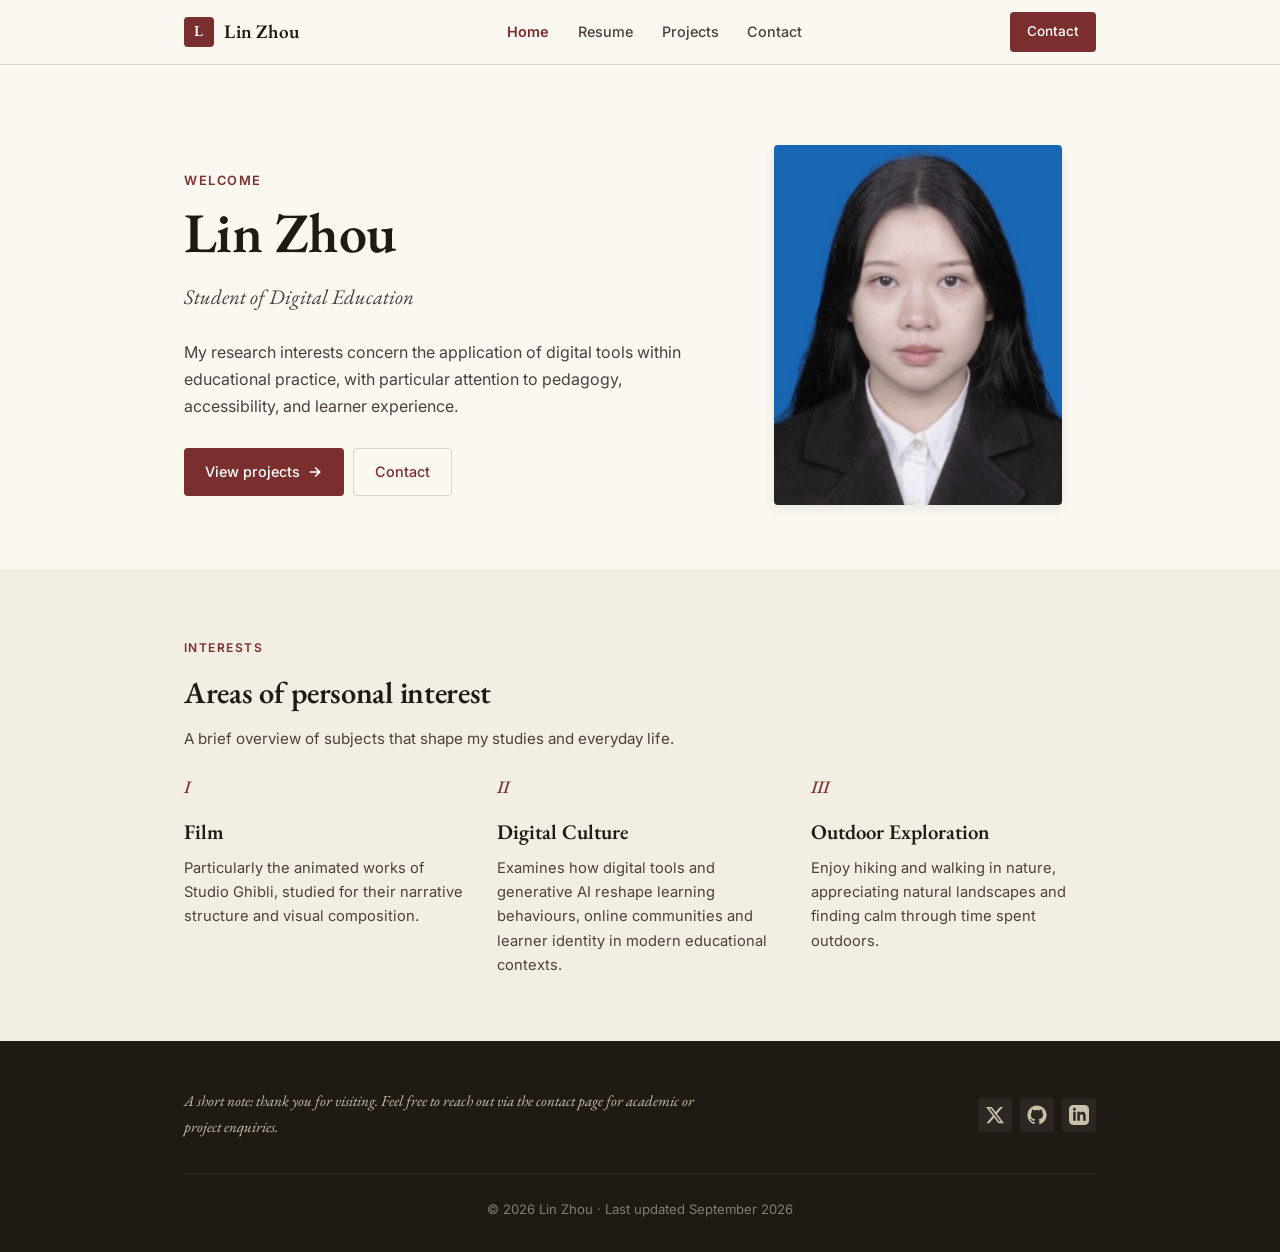
<file: index.html>
<!DOCTYPE html>
<html lang="en">
<head>
  <meta charset="UTF-8" />
  <meta name="viewport" content="width=device-width, initial-scale=1.0" />
  <title>Lin Zhou — Personal Website</title>
  <meta name="description" content="Hi, I'm Lin Zhou — a new student in Digital Education. Welcome to my little corner of the internet." />
  <link rel="stylesheet" href="styles.css" />
  <link rel="preconnect" href="https://fonts.googleapis.com">
  <link rel="preconnect" href="https://fonts.gstatic.com" crossorigin>
  <link href="https://fonts.googleapis.com/css2?family=EB+Garamond:wght@400;500;600;700&family=Inter:wght@400;500;600;700&display=swap" rel="stylesheet">
</head>
<body>

  <!-- Navbar -->
  <header class="nav">
    <div class="container nav-inner">
      <a href="index.html" class="nav-brand"><span class="dot">L</span> Lin Zhou</a>
      <nav class="nav-links">
        <a href="index.html" class="active">Home</a>
        <a href="resume.html">Resume</a>
        <a href="projects.html">Projects</a>
        <a href="contact.html">Contact</a>
      </nav>
      <a href="contact.html" class="nav-cta">Contact</a>
      <button id="menuBtn" class="menu-btn" aria-label="Toggle menu">
        <svg width="26" height="26" viewBox="0 0 24 24" fill="none" stroke="currentColor" stroke-width="2" stroke-linecap="round"><path d="M4 6h16M4 12h16M4 18h16"/></svg>
      </button>
    </div>
    <div id="mobileMenu" class="mobile-menu">
      <a href="index.html">Home</a>
      <a href="resume.html">Resume</a>
      <a href="projects.html">Projects</a>
      <a href="contact.html">Contact</a>
    </div>
  </header>

  <!-- Hero -->
  <section class="hero">
    <div class="container hero-grid">
      <div class="hero-text reveal">
        <p class="greeting">Welcome</p>
        <h1>Lin Zhou</h1>
        <p class="title">Student of Digital Education</p>
        <p>
          My research interests concern the application of digital tools within educational practice, with particular attention to pedagogy, accessibility, and learner experience.
        </p>
        <div class="hero-actions">
          <a href="projects.html" class="btn btn-primary">View projects
            <svg width="16" height="16" viewBox="0 0 24 24" fill="none" stroke="currentColor" stroke-width="2.5" stroke-linecap="round"><path d="M5 12h14M13 6l6 6-6 6"/></svg>
          </a>
          <a href="contact.html" class="btn btn-outline">Contact</a>
        </div>
      </div>
      <div class="hero-photo reveal">
        <span class="blob"></span>
        <img src="lin-zhou.jpg" alt="Portrait of Lin Zhou" />
      </div>
    </div>
  </section>

  <!-- Three things I like -->
  <section class="section" style="background: var(--cream-dark);">
    <div class="container">
      <div class="section-head section-head--tight reveal">
        <span class="eyebrow">Interests</span>
        <h2>Areas of personal interest</h2>
        <p>A brief overview of subjects that shape my studies and everyday life.</p>
      </div>
      <div class="likes-grid">
        <div class="like-card reveal">
          <div class="like-icon">I</div>
          <h3>Film</h3>
          <p>Particularly the animated works of Studio Ghibli, studied for their narrative structure and visual composition.</p>
        </div>
        <div class="like-card reveal" style="transition-delay:.1s">
          <div class="like-icon">II</div>
          <h3>Digital Culture</h3>
          <p>Examines how digital tools and generative AI reshape learning behaviours, online communities and learner identity in modern educational contexts.</p>
        </div>
        <div class="like-card reveal" style="transition-delay:.2s">
          <div class="like-icon">III</div>
          <h3>Outdoor Exploration</h3>
          <p>Enjoy hiking and walking in nature, appreciating natural landscapes and finding calm through time spent outdoors.</p>
        </div>
      </div>
    </div>
  </section>

  <!-- Footer -->
  <footer class="footer">
    <div class="container">
      <div class="footer-inner">
        <div class="footer-fun">A short note: thank you for visiting. Feel free to reach out via the contact page for academic or project enquiries.</div>
        <div class="footer-social">
          <a href="#" aria-label="Twitter"><svg width="20" height="20" fill="currentColor" viewBox="0 0 24 24"><path d="M18.244 2.25h3.308l-7.227 8.26 8.502 11.24H16.17l-5.214-6.817L4.99 21.75H1.68l7.73-8.835L1.254 2.25H8.08l4.713 6.231zm-1.161 17.52h1.833L7.084 4.126H5.117z"/></svg></a>
          <a href="#" aria-label="GitHub"><svg width="20" height="20" fill="currentColor" viewBox="0 0 24 24"><path d="M12 .5C5.65.5.5 5.65.5 12c0 5.08 3.29 9.39 7.86 10.91.58.1.79-.25.79-.56v-2.02c-3.2.7-3.87-1.37-3.87-1.37-.52-1.32-1.27-1.67-1.27-1.67-1.04-.71.08-.7.08-.7 1.15.08 1.76 1.18 1.76 1.18 1.02 1.75 2.68 1.25 3.34.96.1-.74.4-1.25.72-1.54-2.55-.29-5.24-1.28-5.24-5.69 0-1.26.45-2.29 1.18-3.1-.12-.29-.51-1.46.11-3.05 0 0 .96-.31 3.15 1.18.91-.25 1.89-.38 2.86-.39.97 0 1.95.13 2.86.39 2.19-1.49 3.15-1.18 3.15-1.18.62 1.59.23 2.76.11 3.05.74.81 1.18 1.84 1.18 3.1 0 4.42-2.69 5.4-5.25 5.69.41.36.77 1.06.77 2.14v3.17c0 .31.21.67.8.56C20.21 21.39 23.5 17.08 23.5 12 23.5 5.65 18.35.5 12 .5z"/></svg></a>
          <a href="#" aria-label="LinkedIn"><svg width="20" height="20" fill="currentColor" viewBox="0 0 24 24"><path d="M19 0h-14c-2.76 0-5 2.24-5 5v14c0 2.76 2.24 5 5 5h14c2.76 0 5-2.24 5-5v-14c0-2.76-2.24-5-5-5zM8 19h-3v-11h3v11zm-1.5-12.25c-.97 0-1.75-.79-1.75-1.75s.78-1.75 1.75-1.75 1.75.79 1.75 1.75-.78 1.75-1.75 1.75zm13.5 12.25h-3v-5.6c0-3.37-4-3.12-4 0v5.6h-3v-11h3v1.77c1.4-2.59 7-2.78 7 2.48v6.75z"/></svg></a>
        </div>
      </div>
      <div class="footer-bottom">© 2026 Lin Zhou · Last updated September 2026</div>
    </div>
  </footer>

  <script src="script.js" defer></script>
</body>
</html>
</file>
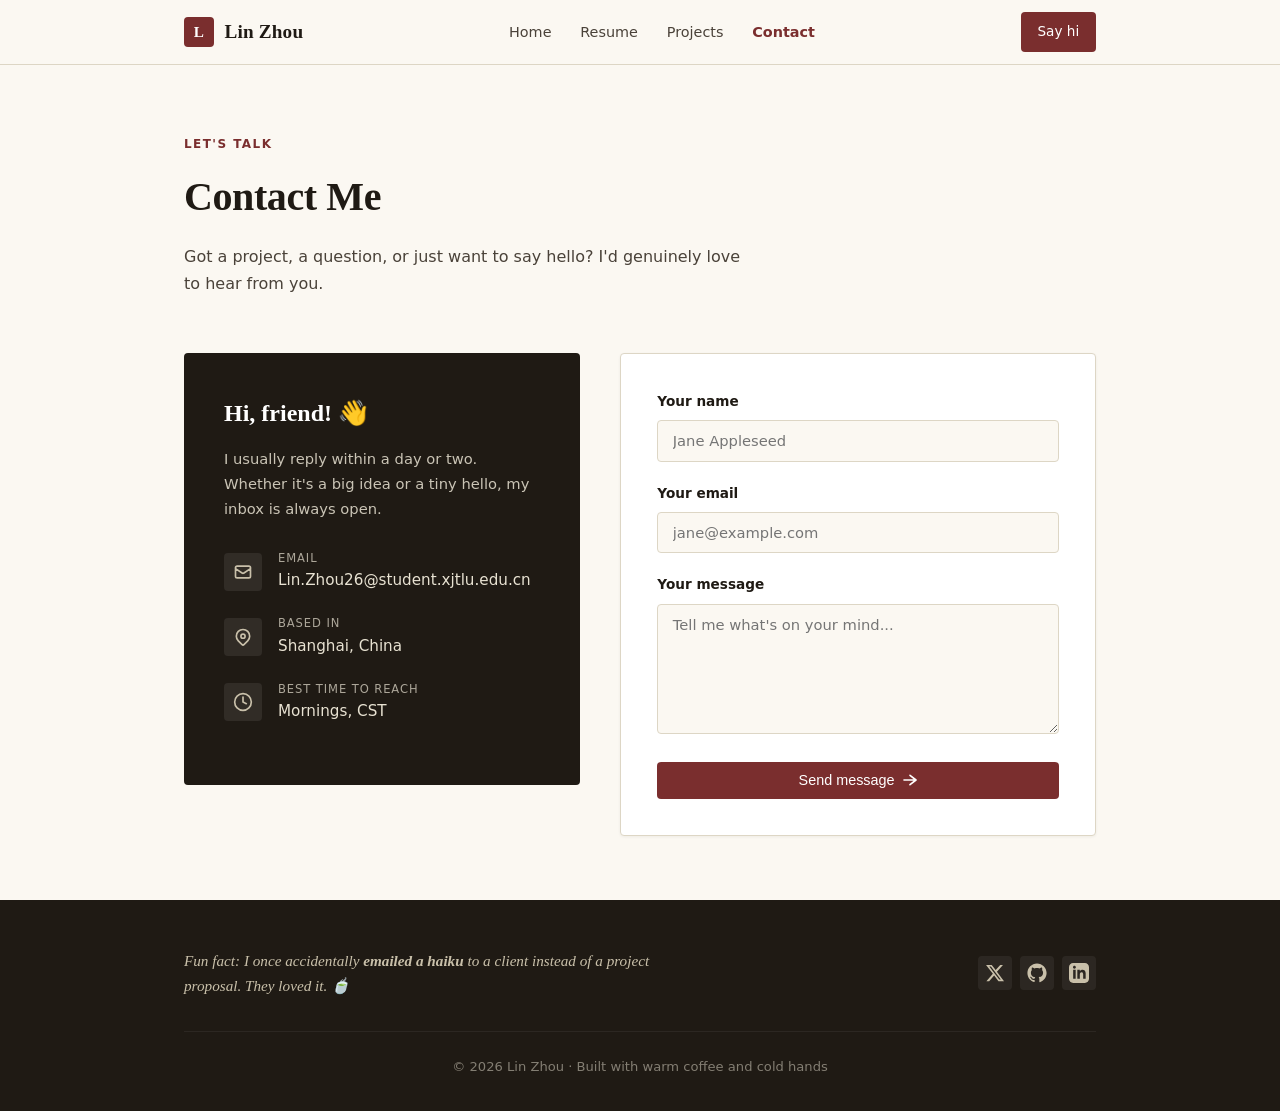
<file: contact.html>
<!DOCTYPE html>
<html lang="en">
<head>
  <meta charset="UTF-8" />
  <meta name="viewport" content="width=device-width, initial-scale=1.0" />
  <title>Contact — Lin Zhou</title>
  <meta name="description" content="Get in touch with Lin Zhou." />
  <link rel="stylesheet" href="styles.css" />
  <link rel="preconnect" href="https://fonts.googleapis.com">
  <link rel="preconnect" href="https://fonts.gstatic.com" crossorigin>
  <link href="https://fonts.googleapis.com/css2?family=Plus+Jakarta+Sans:wght@400;500;600;700;800&display=swap" rel="stylesheet">
</head>
<body>

  <!-- Navbar -->
  <header class="nav">
    <div class="container nav-inner">
      <a href="index.html" class="nav-brand"><span class="dot">L</span> Lin Zhou</a>
      <nav class="nav-links">
        <a href="index.html">Home</a>
        <a href="resume.html">Resume</a>
        <a href="projects.html">Projects</a>
        <a href="contact.html" class="active">Contact</a>
      </nav>
      <a href="contact.html" class="nav-cta">Say hi</a>
      <button id="menuBtn" class="menu-btn" aria-label="Toggle menu">
        <svg width="26" height="26" viewBox="0 0 24 24" fill="none" stroke="currentColor" stroke-width="2" stroke-linecap="round"><path d="M4 6h16M4 12h16M4 18h16"/></svg>
      </button>
    </div>
    <div id="mobileMenu" class="mobile-menu">
      <a href="index.html">Home</a>
      <a href="resume.html">Resume</a>
      <a href="projects.html">Projects</a>
      <a href="contact.html">Contact</a>
    </div>
  </header>

  <!-- Page head -->
  <section class="page-head">
    <div class="container">
      <span class="eyebrow">Let's talk</span>
      <h1>Contact Me</h1>
      <p>Got a project, a question, or just want to say hello? I'd genuinely love to hear from you.</p>
    </div>
  </section>

  <!-- Contact -->
  <section class="section" style="padding-top:1rem;">
    <div class="container">
      <div class="contact-grid">
        <!-- Info card -->
        <div class="contact-info-card reveal">
          <h2>Hi, friend! 👋</h2>
          <p>I usually reply within a day or two. Whether it's a big idea or a tiny hello, my inbox is always open.</p>
          <div class="contact-item">
            <div class="ic">
              <svg width="20" height="20" fill="none" stroke="currentColor" stroke-width="2" viewBox="0 0 24 24"><path stroke-linecap="round" stroke-linejoin="round" d="M3 8l7.89 5.26a2 2 0 002.22 0L21 8M5 19h14a2 2 0 002-2V7a2 2 0 00-2-2H5a2 2 0 00-2 2v10a2 2 0 002 2z"/></svg>
            </div>
            <div><div class="lbl">Email</div><div class="val">Lin.Zhou26@student.xjtlu.edu.cn</div></div>
          </div>
          <div class="contact-item">
            <div class="ic">
              <svg width="20" height="20" fill="none" stroke="currentColor" stroke-width="2" viewBox="0 0 24 24"><path stroke-linecap="round" stroke-linejoin="round" d="M17.657 16.657L13.414 20.9a2 2 0 01-2.827 0l-4.244-4.243a8 8 0 1111.314 0z"/><circle cx="12" cy="11" r="2.5"/></svg>
            </div>
            <div><div class="lbl">Based in</div><div class="val">Shanghai, China</div></div>
          </div>
          <div class="contact-item">
            <div class="ic">
              <svg width="20" height="20" fill="none" stroke="currentColor" stroke-width="2" viewBox="0 0 24 24"><circle cx="12" cy="12" r="10"/><path stroke-linecap="round" stroke-linejoin="round" d="M12 6v6l4 2"/></svg>
            </div>
            <div><div class="lbl">Best time to reach</div><div class="val">Mornings, CST</div></div>
          </div>
        </div>

        <!-- Form -->
        <div class="form-card reveal" style="transition-delay:.1s">
          <form id="contactForm">
            <div class="form-group">
              <label for="name">Your name</label>
              <input id="name" name="name" type="text" placeholder="Jane Appleseed" required />
            </div>
            <div class="form-group">
              <label for="email">Your email</label>
              <input id="email" name="email" type="email" placeholder="jane@example.com" required />
            </div>
            <div class="form-group">
              <label for="message">Your message</label>
              <textarea id="message" name="message" placeholder="Tell me what's on your mind..." required></textarea>
            </div>
            <button type="submit" class="btn btn-primary" style="width:100%; justify-content:center;">
              Send message
              <svg width="16" height="16" fill="none" stroke="currentColor" stroke-width="2.5" viewBox="0 0 24 24"><path stroke-linecap="round" stroke-linejoin="round" d="M12 19l9-7-9-7M21 12H3"/></svg>
            </button>
            <div id="formMsg" class="form-msg">Thanks for reaching out! I'll get back to you soon. 🌿</div>
          </form>
        </div>
      </div>
    </div>
  </section>

  <!-- Footer -->
  <footer class="footer">
    <div class="container">
      <div class="footer-inner">
        <div class="footer-fun">Fun fact: I once accidentally <strong> emailed a haiku </strong> to a client instead of a project proposal. They loved it. 🍵</div>
        <div class="footer-social">
          <a href="#" aria-label="Twitter"><svg width="20" height="20" fill="currentColor" viewBox="0 0 24 24"><path d="M18.244 2.25h3.308l-7.227 8.26 8.502 11.24H16.17l-5.214-6.817L4.99 21.75H1.68l7.73-8.835L1.254 2.25H8.08l4.713 6.231zm-1.161 17.52h1.833L7.084 4.126H5.117z"/></svg></a>
          <a href="#" aria-label="GitHub"><svg width="20" height="20" fill="currentColor" viewBox="0 0 24 24"><path d="M12 .5C5.65.5.5 5.65.5 12c0 5.08 3.29 9.39 7.86 10.91.58.1.79-.25.79-.56v-2.02c-3.2.7-3.87-1.37-3.87-1.37-.52-1.32-1.27-1.67-1.27-1.67-1.04-.71.08-.7.08-.7 1.15.08 1.76 1.18 1.76 1.18 1.02 1.75 2.68 1.25 3.34.96.1-.74.4-1.25.72-1.54-2.55-.29-5.24-1.28-5.24-5.69 0-1.26.45-2.29 1.18-3.1-.12-.29-.51-1.46.11-3.05 0 0 .96-.31 3.15 1.18.91-.25 1.89-.38 2.86-.39.97 0 1.95.13 2.86.39 2.19-1.49 3.15-1.18 3.15-1.18.62 1.59.23 2.76.11 3.05.74.81 1.18 1.84 1.18 3.1 0 4.42-2.69 5.4-5.25 5.69.41.36.77 1.06.77 2.14v3.17c0 .31.21.67.8.56C20.21 21.39 23.5 17.08 23.5 12 23.5 5.65 18.35.5 12 .5z"/></svg></a>
          <a href="#" aria-label="LinkedIn"><svg width="20" height="20" fill="currentColor" viewBox="0 0 24 24"><path d="M19 0h-14c-2.76 0-5 2.24-5 5v14c0 2.76 2.24 5 5 5h14c2.76 0 5-2.24 5-5v-14c0-2.76-2.24-5-5-5zM8 19h-3v-11h3v11zm-1.5-12.25c-.97 0-1.75-.79-1.75-1.75s.78-1.75 1.75-1.75 1.75.79 1.75 1.75-.78 1.75-1.75 1.75zm13.5 12.25h-3v-5.6c0-3.37-4-3.12-4 0v5.6h-3v-11h3v1.77c1.4-2.59 7-2.78 7 2.48v6.75z"/></svg></a>
        </div>
      </div>
      <div class="footer-bottom">© 2026 Lin Zhou · Built with warm coffee and cold hands</div>
    </div>
  </footer>

  <script src="script.js" defer></script>
</body>
</html>
</file>
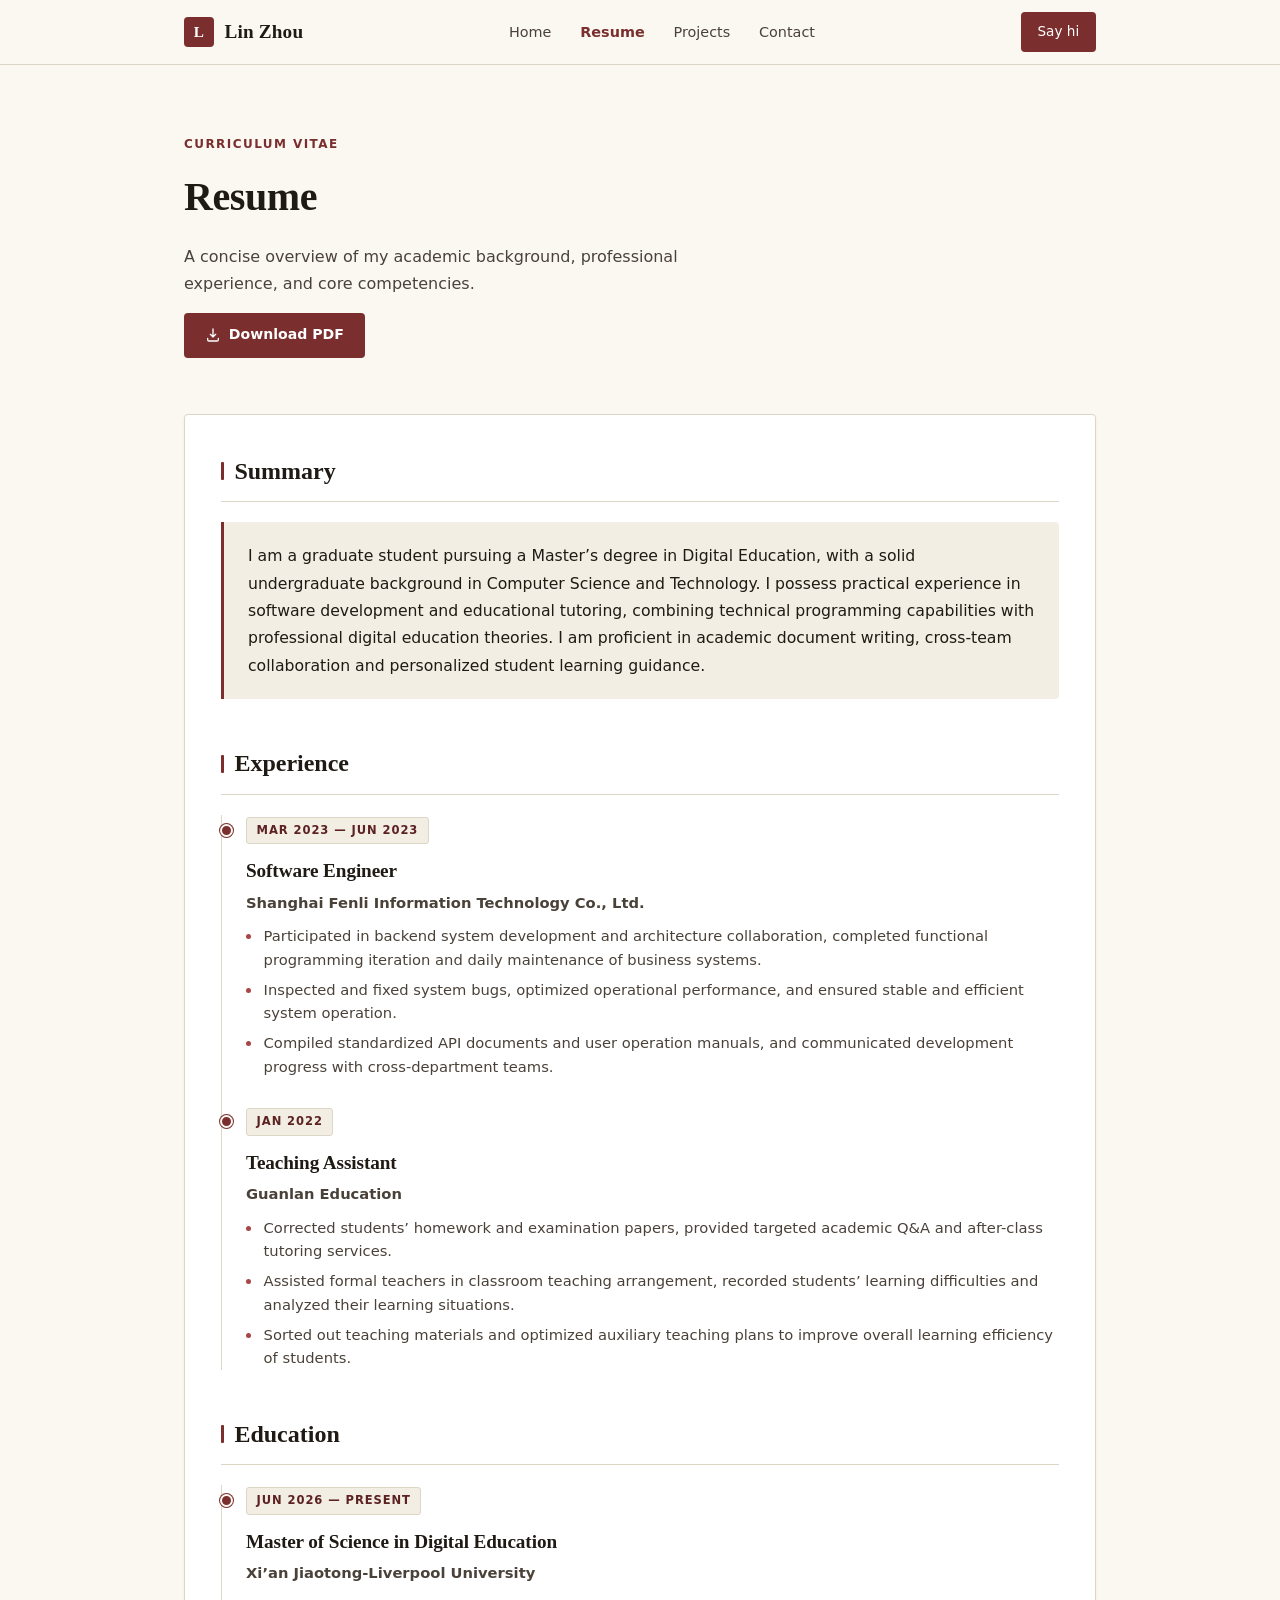
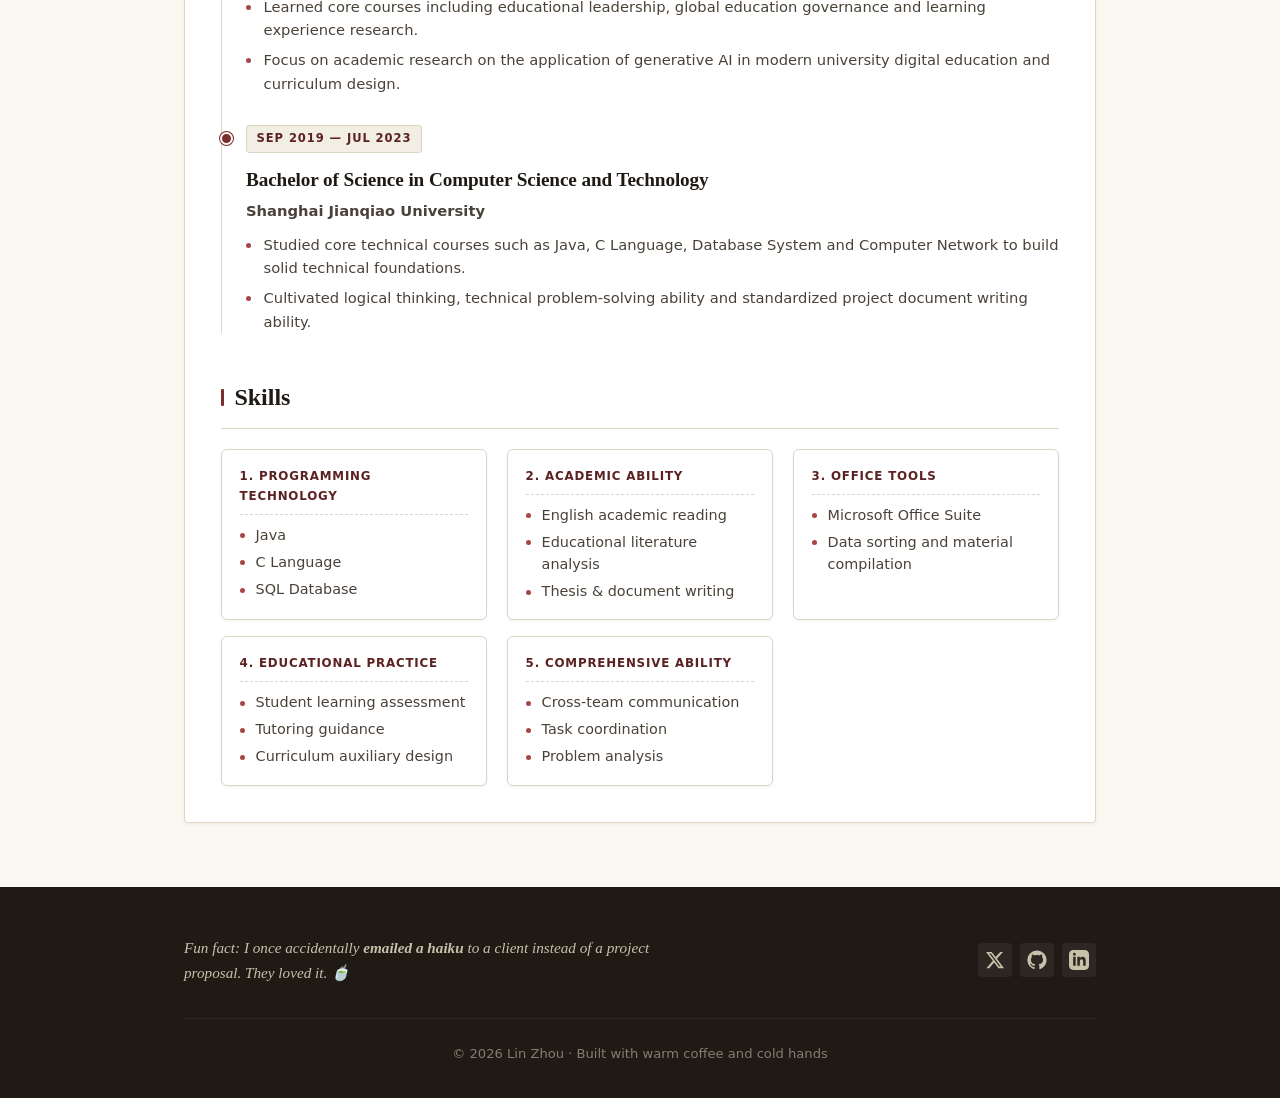
<file: resume.html>
<!DOCTYPE html>
<html lang="en">
<head>
  <meta charset="UTF-8" />
  <meta name="viewport" content="width=device-width, initial-scale=1.0" />
  <title>Resume — Lin Zhou</title>
  <meta name="description" content="The resume of Lin Zhou — graduate student in Digital Education with a background in Computer Science." />
  <link rel="stylesheet" href="styles.css" />
  <link rel="preconnect" href="https://fonts.googleapis.com">
  <link rel="preconnect" href="https://fonts.gstatic.com" crossorigin>
  <link href="https://fonts.googleapis.com/css2?family=Plus+Jakarta+Sans:wght@400;500;600;700;800&display=swap" rel="stylesheet">
</head>
<body>

  <!-- Navbar -->
  <header class="nav">
    <div class="container nav-inner">
      <a href="index.html" class="nav-brand"><span class="dot">L</span> Lin Zhou</a>
      <nav class="nav-links">
        <a href="index.html">Home</a>
        <a href="resume.html" class="active">Resume</a>
        <a href="projects.html">Projects</a>
        <a href="contact.html">Contact</a>
      </nav>
      <a href="contact.html" class="nav-cta">Say hi</a>
      <button id="menuBtn" class="menu-btn" aria-label="Toggle menu">
        <svg width="26" height="26" viewBox="0 0 24 24" fill="none" stroke="currentColor" stroke-width="2" stroke-linecap="round"><path d="M4 6h16M4 12h16M4 18h16"/></svg>
      </button>
    </div>
    <div id="mobileMenu" class="mobile-menu">
      <a href="index.html">Home</a>
      <a href="resume.html">Resume</a>
      <a href="projects.html">Projects</a>
      <a href="contact.html">Contact</a>
    </div>
  </header>

  <!-- Page head -->
  <section class="page-head">
    <div class="container">
      <span class="eyebrow">Curriculum Vitae</span>
      <h1>Resume</h1>
      <p>A concise overview of my academic background, professional experience, and core competencies.</p>
      <a class="resume-dl" href="resume.pdf" download="Lin-Zhou-Resume.pdf">
        <svg viewBox="0 0 24 24" fill="none" stroke="currentColor" stroke-width="2" stroke-linecap="round" stroke-linejoin="round" aria-hidden="true"><path d="M12 3v12m0 0l-4-4m4 4l4-4"/><path d="M4 17v2a2 2 0 0 0 2 2h12a2 2 0 0 0 2-2v-2"/></svg>
        Download PDF
      </a>
    </div>
  </section>

  <!-- Resume body -->
  <section class="section" style="padding-top:1rem;">
    <div class="container">
      <div class="card reveal">

        <!-- 1. Summary -->
        <div class="resume-block">
          <h2><span class="bar"></span>Summary</h2>
          <p class="resume-summary">
            I am a graduate student pursuing a Master’s degree in Digital Education, with a solid undergraduate background in Computer Science and Technology. I possess practical experience in software development and educational tutoring, combining technical programming capabilities with professional digital education theories. I am proficient in academic document writing, cross-team collaboration and personalized student learning guidance.
          </p>
        </div>

        <!-- 2. Experience -->
        <div class="resume-block">
          <h2><span class="bar"></span>Experience</h2>
          <div class="timeline">
            <div class="timeline-item">
              <div class="date">Mar 2023 — Jun 2023</div>
              <h3>Software Engineer</h3>
              <div class="org">Shanghai Fenli Information Technology Co., Ltd.</div>
              <ul class="resume-bullets">
                <li>Participated in backend system development and architecture collaboration, completed functional programming iteration and daily maintenance of business systems.</li>
                <li>Inspected and fixed system bugs, optimized operational performance, and ensured stable and efficient system operation.</li>
                <li>Compiled standardized API documents and user operation manuals, and communicated development progress with cross-department teams.</li>
              </ul>
            </div>
            <div class="timeline-item">
              <div class="date">Jan 2022</div>
              <h3>Teaching Assistant</h3>
              <div class="org">Guanlan Education</div>
              <ul class="resume-bullets">
                <li>Corrected students’ homework and examination papers, provided targeted academic Q&amp;A and after-class tutoring services.</li>
                <li>Assisted formal teachers in classroom teaching arrangement, recorded students’ learning difficulties and analyzed their learning situations.</li>
                <li>Sorted out teaching materials and optimized auxiliary teaching plans to improve overall learning efficiency of students.</li>
              </ul>
            </div>
          </div>
        </div>

        <!-- 3. Education -->
        <div class="resume-block">
          <h2><span class="bar"></span>Education</h2>
          <div class="timeline">
            <div class="timeline-item">
              <div class="date">Jun 2026 — Present</div>
              <h3>Master of Science in Digital Education</h3>
              <div class="org">Xi’an Jiaotong-Liverpool University</div>
              <ul class="resume-bullets">
                <li>Learned core courses including educational leadership, global education governance and learning experience research.</li>
                <li>Focus on academic research on the application of generative AI in modern university digital education and curriculum design.</li>
              </ul>
            </div>
            <div class="timeline-item">
              <div class="date">Sep 2019 — Jul 2023</div>
              <h3>Bachelor of Science in Computer Science and Technology</h3>
              <div class="org">Shanghai Jianqiao University</div>
              <ul class="resume-bullets">
                <li>Studied core technical courses such as Java, C Language, Database System and Computer Network to build solid technical foundations.</li>
                <li>Cultivated logical thinking, technical problem-solving ability and standardized project document writing ability.</li>
              </ul>
            </div>
          </div>
        </div>

        <!-- 4. Skills -->
        <div class="resume-block" style="margin-bottom:0;">
          <h2><span class="bar"></span>Skills</h2>
          <div class="skill-groups">
            <div class="skill-group">
              <h3>1. Programming Technology</h3>
              <ul><li>Java</li><li>C Language</li><li>SQL Database</li></ul>
            </div>
            <div class="skill-group">
              <h3>2. Academic Ability</h3>
              <ul><li>English academic reading</li><li>Educational literature analysis</li><li>Thesis &amp; document writing</li></ul>
            </div>
            <div class="skill-group">
              <h3>3. Office Tools</h3>
              <ul><li>Microsoft Office Suite</li><li>Data sorting and material compilation</li></ul>
            </div>
            <div class="skill-group">
              <h3>4. Educational Practice</h3>
              <ul><li>Student learning assessment</li><li>Tutoring guidance</li><li>Curriculum auxiliary design</li></ul>
            </div>
            <div class="skill-group">
              <h3>5. Comprehensive Ability</h3>
              <ul><li>Cross-team communication</li><li>Task coordination</li><li>Problem analysis</li></ul>
            </div>
          </div>
        </div>

      </div>
    </div>
  </section>

  <!-- Footer -->
  <footer class="footer">
    <div class="container">
      <div class="footer-inner">
        <div class="footer-fun">Fun fact: I once accidentally <strong> emailed a haiku </strong> to a client instead of a project proposal. They loved it. 🍵</div>
        <div class="footer-social">
          <a href="#" aria-label="Twitter"><svg width="20" height="20" fill="currentColor" viewBox="0 0 24 24"><path d="M18.244 2.25h3.308l-7.227 8.26 8.502 11.24H16.17l-5.214-6.817L4.99 21.75H1.68l7.73-8.835L1.254 2.25H8.08l4.713 6.231zm-1.161 17.52h1.833L7.084 4.126H5.117z"/></svg></a>
          <a href="#" aria-label="GitHub"><svg width="20" height="20" fill="currentColor" viewBox="0 0 24 24"><path d="M12 .5C5.65.5.5 5.65.5 12c0 5.08 3.29 9.39 7.86 10.91.58.1.79-.25.79-.56v-2.02c-3.2.7-3.87-1.37-3.87-1.37-.52-1.32-1.27-1.67-1.27-1.67-1.04-.71.08-.7.08-.7 1.15.08 1.76 1.18 1.76 1.18 1.02 1.75 2.68 1.25 3.34.96.1-.74.4-1.25.72-1.54-2.55-.29-5.24-1.28-5.24-5.69 0-1.26.45-2.29 1.18-3.1-.12-.29-.51-1.46.11-3.05 0 0 .96-.31 3.15 1.18.91-.25 1.89-.38 2.86-.39.97 0 1.95.13 2.86.39 2.19-1.49 3.15-1.18 3.15-1.18.62 1.59.23 2.76.11 3.05.74.81 1.18 1.84 1.18 3.1 0 4.42-2.69 5.4-5.25 5.69.41.36.77 1.06.77 2.14v3.17c0 .31.21.67.8.56C20.21 21.39 23.5 17.08 23.5 12 23.5 5.65 18.35.5 12 .5z"/></svg></a>
          <a href="#" aria-label="LinkedIn"><svg width="20" height="20" fill="currentColor" viewBox="0 0 24 24"><path d="M19 0h-14c-2.76 0-5 2.24-5 5v14c0 2.76 2.24 5 5 5h14c2.76 0 5-2.24 5-5v-14c0-2.76-2.24-5-5-5zM8 19h-3v-11h3v11zm-1.5-12.25c-.97 0-1.75-.79-1.75-1.75s.78-1.75 1.75-1.75 1.75.79 1.75 1.75-.78 1.75-1.75 1.75zm13.5 12.25h-3v-5.6c0-3.37-4-3.12-4 0v5.6h-3v-11h3v1.77c1.4-2.59 7-2.78 7 2.48v6.75z"/></svg></a>
        </div>
      </div>
      <div class="footer-bottom">© 2026 Lin Zhou · Built with warm coffee and cold hands</div>
    </div>
  </footer>

  <script src="script.js" defer></script>
</body>
</html>
</file>
<file: styles.css>
/* ===== Personal Website — Shared Styles ===== */
:root {
  --cream: #FBF8F2;
  --cream-dark: #F3EEE3;
  --coral: #7A2E2E;
  --coral-dark: #5C2222;
  --coral-light: #A84545;
  --amber: #8A6A2A;
  --sage: #4A5A3A;
  --text: #1F1A14;
  --text-light: #4A4239;
  --card: #FFFFFF;
  --border: #DDD6C5;
  --shadow: 0 1px 3px rgba(31, 26, 20, 0.06);
  --shadow-lg: 0 4px 12px rgba(31, 26, 20, 0.08);
  --serif: 'EB Garamond', Georgia, 'Times New Roman', serif;
  --sans: 'Inter', system-ui, -apple-system, sans-serif;
}

* { margin: 0; padding: 0; box-sizing: border-box; }

html { scroll-behavior: smooth; }

body {
  font-family: var(--sans);
  color: var(--text);
  background: var(--cream);
  line-height: 1.7;
  -webkit-font-smoothing: antialiased;
}

.container { max-width: 960px; margin: 0 auto; padding: 0 1.5rem; }

/* ===== Navbar ===== */
.nav {
  position: sticky; top: 0; z-index: 50;
  background: rgba(251, 248, 242, 0.95);
  backdrop-filter: blur(10px);
  border-bottom: 1px solid var(--border);
}
.nav-inner {
  display: flex; align-items: center; justify-content: space-between;
  height: 64px;
}
.nav-brand {
  display: flex; align-items: center; gap: 0.65rem;
  font-family: var(--serif); font-weight: 600; font-size: 1.2rem; color: var(--text); text-decoration: none; letter-spacing: 0.01em;
}
.nav-brand .dot {
  width: 30px; height: 30px; border-radius: 4px;
  background: var(--coral);
  display: grid; place-items: center; color: #fff; font-family: var(--serif); font-size: 0.95rem; font-weight: 600;
}
.nav-links { display: flex; align-items: center; gap: 0.1rem; }
.nav-links a {
  text-decoration: none; color: var(--text-light); font-weight: 500; font-size: 0.9rem;
  padding: 0.45rem 0.85rem; border-radius: 4px; transition: color 0.2s;
}
.nav-links a:hover { color: var(--coral); }
.nav-links a.active { color: var(--coral); font-weight: 600; }
.nav-cta {
  background: var(--coral); color: #fff; padding: 0.5rem 1.05rem; border-radius: 4px;
  text-decoration: none; font-weight: 500; font-size: 0.85rem; transition: background 0.2s;
}
.nav-cta:hover { background: var(--coral-dark); }
.menu-btn { display: none; background: none; border: none; cursor: pointer; padding: 0.5rem; border-radius: 4px; }
.menu-btn:hover { color: var(--coral); }
.mobile-menu { display: none; padding: 0.75rem 1.5rem 1.25rem; flex-direction: column; gap: 0.1rem; }
.mobile-menu.open { display: flex; }
.mobile-menu a {
  text-decoration: none; color: var(--text); font-weight: 500; padding: 0.65rem 0.85rem;
  border-radius: 4px;
}
.mobile-menu a:hover { color: var(--coral); }

/* ===== Buttons ===== */
.btn {
  display: inline-flex; align-items: center; gap: 0.45rem;
  padding: 0.65rem 1.3rem; border-radius: 4px; font-weight: 500; font-size: 0.9rem;
  text-decoration: none; border: none; cursor: pointer; transition: background 0.2s, border-color 0.2s;
}
.btn-primary { background: var(--coral); color: #fff; }
.btn-primary:hover { background: var(--coral-dark); }
.btn-outline { background: transparent; color: var(--coral); border: 1px solid var(--border); }
.btn-outline:hover { border-color: var(--coral); }

/* ===== Hero (Homepage) ===== */
.hero { padding: 5rem 0 4rem; }
.hero-grid { display: grid; grid-template-columns: 1.4fr 1fr; gap: 3.5rem; align-items: center; }
.hero-text .greeting { color: var(--coral); font-family: var(--sans); font-weight: 600; font-size: 0.8rem; text-transform: uppercase; letter-spacing: 0.12em; margin-bottom: 0.6rem; }
.hero-text h1 { font-family: var(--serif); font-size: 3.5rem; font-weight: 600; line-height: 1.1; margin: 0 0 0.5rem; letter-spacing: -0.01em; }
.hero-text .title { color: var(--text-light); font-family: var(--serif); font-style: italic; font-weight: 400; font-size: 1.3rem; margin-bottom: 1.5rem; }
.hero-text p { color: var(--text-light); font-size: 1rem; margin-top: 1rem; max-width: 32rem; }
.hero-actions { display: flex; gap: 0.6rem; margin-top: 1.75rem; flex-wrap: wrap; }
.hero-photo { display: flex; justify-content: center; position: relative; }
.hero-photo .blob { display: none; }
.hero-photo img {
  position: relative; z-index: 1;
  width: 18rem; max-width: 100%; aspect-ratio: 4/5; object-fit: cover;
  border-radius: 4px; box-shadow: var(--shadow-lg);
  filter: grayscale(20%) contrast(0.96);
}

/* ===== Section headings ===== */
.section { padding: 4rem 0; }
.section-head { max-width: 42rem; margin: 0 0 2.5rem; padding-bottom: 1rem; border-bottom: 1px solid var(--border); }
.section-head .eyebrow {
  color: var(--coral); font-family: var(--sans); font-weight: 600; font-size: 0.75rem; text-transform: uppercase; letter-spacing: 0.12em;
}
.section-head h2 { font-family: var(--serif); font-size: 1.9rem; font-weight: 600; margin: 0.4rem 0 0; letter-spacing: -0.01em; }
.section-head p { color: var(--text-light); margin-top: 0.5rem; font-size: 0.95rem; }
.section-head--tight { margin-bottom: 0; padding-bottom: 0.5rem; border-bottom: none; }
.section-head--tight + .likes-grid .like-card { padding-top: 0.75rem; border-top: none; }

/* ===== Likes (3 things) ===== */
.likes-grid { display: grid; grid-template-columns: repeat(3, 1fr); gap: 1.75rem; }
.like-card {
  background: transparent; padding: 0; border-top: 1px solid var(--border);
  padding-top: 1.25rem;
}
.like-icon {
  font-family: var(--serif); font-style: italic; color: var(--coral); font-size: 1.1rem; margin-bottom: 0.75rem;
  font-weight: 500;
}
.like-card h3 { font-family: var(--serif); font-size: 1.3rem; font-weight: 600; margin-bottom: 0.4rem; }
.like-card p { color: var(--text-light); font-size: 0.92rem; line-height: 1.65; }

/* ===== Footer ===== */
.footer { background: var(--text); color: #E8E2D2; padding: 3rem 0 2rem; }
.footer-inner { display: flex; justify-content: space-between; align-items: center; gap: 2rem; flex-wrap: wrap; }
.footer-fun {
  font-family: var(--serif); font-style: italic; font-size: 0.95rem; color: #C9C0AA; max-width: 32rem;
}
.footer-social { display: flex; gap: 0.5rem; }
.footer-social a {
  width: 34px; height: 34px; border-radius: 4px; background: rgba(255,255,255,0.06);
  display: grid; place-items: center; color: #C9C0AA; text-decoration: none; transition: background 0.2s, color 0.2s;
}
.footer-social a:hover { background: rgba(255,255,255,0.10); color: #fff; }
.footer-bottom { text-align: center; margin-top: 2rem; padding-top: 1.5rem; border-top: 1px solid rgba(255,255,255,0.06); font-size: 0.82rem; color: rgba(232, 226, 210, 0.5); }

/* ===== Page header (sub-pages) ===== */
.page-head { padding: 4rem 0 2.5rem; }
.page-head .eyebrow { color: var(--coral); font-family: var(--sans); font-weight: 600; font-size: 0.75rem; text-transform: uppercase; letter-spacing: 0.12em; }
.page-head h1 { font-family: var(--serif); font-size: 2.5rem; font-weight: 600; margin: 0.4rem 0; letter-spacing: -0.01em; }
.page-head p { color: var(--text-light); max-width: 36rem; margin: 0.75rem 0 0; font-size: 1rem; }

/* ===== Resume ===== */
.resume-block { margin-bottom: 2.75rem; }
.resume-block:last-child { margin-bottom: 0; }
.resume-block h2 { font-family: var(--serif); font-size: 1.5rem; font-weight: 600; margin-bottom: 1.25rem; display: flex; align-items: center; gap: 0.65rem; padding-bottom: 0.6rem; border-bottom: 1px solid var(--border); }
.resume-block h2 .bar { width: 3px; height: 1.1rem; background: var(--coral); border-radius: 1px; }
.timeline { border-left: 1px solid var(--border); padding-left: 1.5rem; }
.timeline-item { position: relative; padding-bottom: 1.75rem; }
.timeline-item:last-child { padding-bottom: 0; }
.timeline-item::before {
  content: ''; position: absolute; left: -1.62rem; top: 0.55rem; width: 9px; height: 9px;
  border-radius: 50%; background: var(--coral); border: 2px solid var(--cream); box-shadow: 0 0 0 1px var(--coral);
}
.timeline-item .date {
  display: inline-block; color: var(--coral-dark); font-family: var(--sans); font-weight: 700;
  font-size: 0.72rem; text-transform: uppercase; letter-spacing: 0.08em;
  background: var(--cream-dark); border: 1px solid var(--border); border-radius: 3px;
  padding: 0.18rem 0.6rem; margin-bottom: 0.35rem;
}
.timeline-item h3 { font-family: var(--serif); font-size: 1.2rem; font-weight: 600; margin: 0.35rem 0 0.1rem; letter-spacing: -0.005em; }
.timeline-item .org { color: var(--text-light); font-size: 0.92rem; font-weight: 600; margin-bottom: 0.6rem; }
.timeline-item p { color: var(--text-light); font-size: 0.92rem; line-height: 1.65; }
.skill-tags { display: flex; flex-wrap: wrap; gap: 0.5rem; }
.skill-tag {
  background: var(--cream-dark); color: var(--text); font-weight: 500; font-size: 0.82rem;
  padding: 0.4rem 0.85rem; border-radius: 4px; border: 1px solid var(--border);
}

/* ===== Resume: clearly separated, academic sections ===== */
.resume-summary {
  background: var(--cream-dark); border-left: 3px solid var(--coral); border-radius: 0 4px 4px 0;
  padding: 1.25rem 1.5rem; color: var(--text); font-size: 0.98rem; line-height: 1.75; margin: 0;
}
.resume-bullets { margin: 0.4rem 0 0; padding: 0; list-style: none; color: var(--text-light); font-size: 0.92rem; line-height: 1.6; }
.resume-bullets li { position: relative; padding-left: 1.1rem; margin-bottom: 0.4rem; }
.resume-bullets li:last-child { margin-bottom: 0; }
.resume-bullets li::before {
  content: ''; position: absolute; left: 0; top: 0.62rem; width: 5px; height: 5px;
  border-radius: 50%; background: var(--coral-light);
}
.skill-groups { display: grid; grid-template-columns: repeat(3, 1fr); gap: 1rem 1.25rem; }
.skill-group {
  background: var(--card); border: 1px solid var(--border); border-radius: 6px;
  padding: 1rem 1.1rem 1.05rem; box-shadow: var(--shadow);
  display: flex; flex-direction: column; gap: 0.55rem;
}
.skill-group h3 {
  font-family: var(--sans); font-size: 0.74rem; font-weight: 700; text-transform: uppercase;
  letter-spacing: 0.07em; color: var(--coral-dark); margin: 0;
  padding-bottom: 0.5rem; border-bottom: 1px dashed var(--border);
}
.skill-group ul { margin: 0; padding: 0; list-style: none; color: var(--text-light); font-size: 0.9rem; line-height: 1.55; }
.skill-group ul li { position: relative; padding-left: 1rem; margin-bottom: 0.3rem; }
.skill-group ul li:last-child { margin-bottom: 0; }
.skill-group ul li::before {
  content: ''; position: absolute; left: 0; top: 0.6rem; width: 5px; height: 5px;
  border-radius: 50%; background: var(--coral-light);
}
@media (max-width: 760px) { .skill-groups { grid-template-columns: repeat(2, 1fr); } }
@media (max-width: 520px) { .skill-groups { grid-template-columns: 1fr; } }

/* Download button */
.resume-dl {
  display: inline-flex; align-items: center; gap: 0.5rem; margin-top: 1rem;
  background: var(--coral); color: #fff; text-decoration: none; font-weight: 600;
  font-size: 0.88rem; padding: 0.65rem 1.3rem; border-radius: 4px;
  transition: background 0.2s, transform 0.15s;
}
.resume-dl:hover { background: var(--coral-dark); transform: translateY(-1px); }
.resume-dl svg { width: 16px; height: 16px; }

/* ===== Print / PDF: clean resume only ===== */
@media print {
  @page { margin: 10mm; }
  body { background: #fff; color: #000; -webkit-print-color-adjust: exact; print-color-adjust: exact; }
  .nav, .footer, .menu-btn, .nav-cta, .resume-dl { display: none !important; }
  .page-head { padding: 0 0 0.6rem; border-bottom: 1px solid #ccc; margin-bottom: 0.9rem; }
  .page-head .eyebrow { font-size: 0.68rem; }
  .page-head h1 { font-size: 1.85rem; margin: 0.15rem 0; }
  .page-head p { font-size: 0.85rem; margin-top: 0.3rem; }
  .section { padding: 0 !important; }
  .card { border: none; box-shadow: none; padding: 0; background: #fff; }
  /* Sections flow continuously — no forced page breaks / blank gaps */
  .resume-block { margin-bottom: 1rem; break-inside: auto; page-break-inside: auto; }
  .resume-block h2 { font-size: 1.12rem; margin-bottom: 0.6rem; padding-bottom: 0.3rem; }
  .resume-summary { background: none; border-left: none; padding: 0; font-size: 0.9rem; line-height: 1.55; margin: 0; }
  .timeline { border-left-color: #bbb; }
  .timeline-item { padding-bottom: 0.85rem; break-inside: avoid; page-break-inside: avoid; }
  .timeline-item::before { background: #7A2E2E; border-color: #fff; box-shadow: 0 0 0 1px #7A2E2E; }
  .timeline-item .date { font-size: 0.66rem; padding: 0.1rem 0.45rem; background: #f3eee3; border-color: #ddd; color: #5C2222; }
  .timeline-item h3 { font-size: 1.02rem; }
  .timeline-item .org { font-size: 0.84rem; margin-bottom: 0.3rem; }
  .resume-bullets { font-size: 0.84rem; line-height: 1.45; }
  .resume-bullets li { margin-bottom: 0.2rem; }
  .skill-groups { gap: 0.5rem 0.8rem; }
  .skill-group { background: none; border: 1px solid #ddd; box-shadow: none; border-radius: 3px; padding: 0.6rem 0.75rem; break-inside: avoid; page-break-inside: avoid; }
  .skill-group h3 { font-size: 0.66rem; padding-bottom: 0.3rem; border-bottom-color: #ddd; }
  .skill-group ul { font-size: 0.8rem; line-height: 1.4; }
  .reveal { opacity: 1 !important; transform: none !important; }
}
.card {
  background: var(--card); border-radius: 4px; padding: 2.25rem; border: 1px solid var(--border); box-shadow: var(--shadow);
}

/* ===== Projects ===== */
.proj-grid { display: grid; grid-template-columns: repeat(2, 1fr); gap: 2rem; }
.proj-card {
  background: var(--card); border-radius: 4px; overflow: hidden; border: 1px solid var(--border);
  transition: box-shadow 0.2s, border-color 0.2s;
}
.proj-card:hover { box-shadow: var(--shadow-lg); border-color: var(--coral-light); }
.proj-thumb { height: 160px; display: grid; place-items: center; font-size: 2.4rem; font-family: var(--serif); color: #fff; }
.proj-thumb.a { background: var(--coral); }
.proj-thumb.b { background: var(--sage); }
.proj-thumb.c { background: var(--amber); }
.proj-thumb.d { background: var(--coral-light); }
.proj-body { padding: 1.5rem 1.75rem 1.75rem; }
.proj-body .meta { color: var(--coral); font-family: var(--sans); font-weight: 600; font-size: 0.72rem; text-transform: uppercase; letter-spacing: 0.1em; }
.proj-body h3 { font-family: var(--serif); font-size: 1.35rem; font-weight: 600; margin: 0.3rem 0; }
.proj-body p { color: var(--text-light); font-size: 0.92rem; margin-bottom: 1rem; line-height: 1.65; }
.proj-tags { display: flex; gap: 0.45rem; flex-wrap: wrap; }
.proj-tags span { background: var(--cream-dark); color: var(--text-light); font-size: 0.74rem; padding: 0.25rem 0.6rem; border-radius: 3px; font-weight: 500; }

/* ===== Contact ===== */
.contact-grid { display: grid; grid-template-columns: 1fr 1.2fr; gap: 2.5rem; align-items: start; }
.contact-info-card { background: var(--text); color: #E8E2D2; border-radius: 4px; padding: 2.5rem; }
.contact-info-card h2 { font-family: var(--serif); font-size: 1.5rem; font-weight: 600; margin-bottom: 0.75rem; color: #fff; }
.contact-info-card p { opacity: 0.85; margin-bottom: 1.75rem; font-size: 0.92rem; }
.contact-item { display: flex; align-items: center; gap: 1rem; margin-bottom: 1.25rem; }
.contact-item .ic { width: 38px; height: 38px; border-radius: 4px; background: rgba(255,255,255,0.08); display: grid; place-items: center; flex-shrink: 0; color: #C9C0AA; }
.contact-item .lbl { font-size: 0.72rem; opacity: 0.7; text-transform: uppercase; letter-spacing: 0.08em; }
.contact-item .val { font-weight: 500; font-size: 0.95rem; }
.form-card { background: var(--card); border-radius: 4px; padding: 2.25rem; border: 1px solid var(--border); box-shadow: var(--shadow); }
.form-group { margin-bottom: 1.25rem; }
.form-group label { display: block; font-weight: 600; font-size: 0.85rem; margin-bottom: 0.45rem; color: var(--text); }
.form-group input, .form-group textarea {
  width: 100%; padding: 0.7rem 0.9rem; border: 1px solid var(--border); border-radius: 4px;
  font-family: inherit; font-size: 0.92rem; color: var(--text); background: var(--cream); transition: border 0.2s;
}
.form-group input:focus, .form-group textarea:focus { outline: none; border-color: var(--coral); }
.form-group textarea { resize: vertical; min-height: 130px; }
.form-msg { display: none; margin-top: 1rem; padding: 0.75rem 1rem; border-radius: 4px; background: var(--cream-dark); color: var(--coral); font-weight: 500; font-size: 0.88rem; border: 1px solid var(--border); }
.form-msg.show { display: block; }
.form-msg.error { background: #F8ECEC; border-color: var(--coral); color: var(--coral-dark); }

/* ===== To-do planner ===== */
.todo-app {
  display: grid;
  grid-template-columns: 320px 1fr;
  gap: 2rem;
  align-items: start;
  background: var(--card);
  border: 1px solid var(--border);
  border-radius: 4px;
  box-shadow: var(--shadow);
  padding: 2rem;
}
.todo-calendar {
  border: 1px solid var(--border);
  border-radius: 4px;
  padding: 1.25rem;
  background: var(--cream);
}
.cal-head {
  display: flex; align-items: center; justify-content: space-between;
  margin-bottom: 0.85rem;
}
.cal-nav {
  background: none; border: 1px solid var(--border); border-radius: 4px;
  width: 30px; height: 30px; cursor: pointer; font-size: 1.15rem; color: var(--text);
  display: grid; place-items: center; line-height: 1; padding: 0;
  transition: border-color 0.2s, color 0.2s;
}
.cal-nav:hover { border-color: var(--coral); color: var(--coral); }
.cal-title { font-family: var(--serif); font-weight: 600; font-size: 1.05rem; }
.cal-grid { display: grid; grid-template-columns: repeat(7, 1fr); gap: 4px; }
.cal-weekdays { margin-bottom: 6px; }
.cal-weekdays span {
  text-align: center; font-size: 0.68rem; font-weight: 600; color: var(--text-light);
  text-transform: uppercase; letter-spacing: 0.06em; padding: 0.35rem 0;
}
.cal-day {
  aspect-ratio: 1; border: 1px solid transparent; background: transparent;
  border-radius: 4px; cursor: pointer; font-family: inherit; font-size: 0.85rem;
  color: var(--text); display: grid; place-items: center; padding: 0;
  transition: background 0.15s, border-color 0.15s, color 0.15s;
}
.cal-day:hover { background: var(--cream-dark); }
.cal-day.today { border-color: var(--border); font-weight: 600; }
.cal-day.selected { background: var(--coral); color: #fff; border-color: var(--coral); }
.cal-day.selected:hover { background: var(--coral-dark); }
.cal-blank { aspect-ratio: 1; }

.todo-form { margin-bottom: 1.5rem; }
.todo-date-row, .todo-tag-row {
  display: flex; align-items: baseline; gap: 0.65rem;
  margin-bottom: 0.85rem; padding-bottom: 0.85rem;
  border-bottom: 1px solid var(--border);
}
.todo-tag-row { align-items: center; }
.todo-date-label, .todo-tag-label {
  font-size: 0.7rem; font-weight: 600; text-transform: uppercase;
  letter-spacing: 0.1em; color: var(--coral); flex-shrink: 0;
}
.todo-date-value {
  font-family: var(--serif); font-style: italic; color: var(--text);
  font-size: 0.98rem; line-height: 1.4;
}
.todo-date-value.empty { color: var(--text-light); }

.todo-tags {
  display: flex; gap: 0.4rem; flex-wrap: wrap; flex: 1; min-width: 0;
}
.todo-tag {
  border: 1px solid var(--border); background: var(--cream);
  border-radius: 4px; padding: 0.3rem 0.6rem; cursor: pointer;
  font-family: inherit; font-size: 0.78rem; font-weight: 500;
  color: var(--text-light); transition: border-color 0.15s, background 0.15s, color 0.15s;
  display: inline-flex; align-items: center; gap: 0.35rem; line-height: 1;
}
.todo-tag::before {
  content: ''; width: 7px; height: 7px; border-radius: 50%; background: var(--text-light);
  flex-shrink: 0;
}
.todo-tag.pri-low::before { background: var(--sage); }
.todo-tag.pri-med::before { background: var(--amber); }
.todo-tag.pri-high::before { background: var(--coral); }
.todo-tag.emoji { font-size: 1.05rem; padding: 0.15rem 0.45rem; }
.todo-tag.emoji::before { display: none; }
.todo-tag:hover { border-color: var(--coral); color: var(--coral); }
.todo-tag.active { color: #fff; }
.todo-tag.active::before { background: #fff; }
.todo-tag.active.pri-low { background: var(--sage); border-color: var(--sage); }
.todo-tag.active.pri-med { background: var(--amber); border-color: var(--amber); }
.todo-tag.active.pri-high { background: var(--coral); border-color: var(--coral); }
.todo-tag.active.emoji { background: var(--text); border-color: var(--text); }

.todo-input-row { display: flex; gap: 0.6rem; }
.todo-input-row input {
  flex: 1; min-width: 0; padding: 0.65rem 0.9rem; border: 1px solid var(--border); border-radius: 4px;
  font-family: inherit; font-size: 0.92rem; color: var(--text); background: var(--cream);
  transition: border 0.2s;
}
.todo-input-row input:focus { outline: none; border-color: var(--coral); }

.todo-count { margin-bottom: 1rem; }
.todo-count-text {
  display: block; font-size: 0.82rem; color: var(--text-light); font-weight: 500;
  margin-bottom: 0.45rem; letter-spacing: 0.01em;
}
.todo-count-text strong { color: var(--coral); font-weight: 600; }
.todo-progress {
  height: 3px; background: var(--cream-dark); border-radius: 2px; overflow: hidden;
  border: 1px solid var(--border);
}
.todo-progress-bar {
  height: 100%; background: var(--coral); width: 0;
  transition: width 0.35s ease;
}

.todo-list { list-style: none; display: flex; flex-direction: column; gap: 0; }
.todo-item {
  display: flex; align-items: flex-start; gap: 0.85rem;
  padding: 0.85rem 0;
  border-bottom: 1px solid var(--border);
}
.todo-item:last-child { border-bottom: none; }
.todo-check { position: relative; cursor: pointer; flex-shrink: 0; margin-top: 2px; display: inline-block; }
.todo-check input {
  position: absolute; opacity: 0; width: 20px; height: 20px;
  margin: 0; cursor: pointer; top: 0; left: 0;
}
.todo-check-box {
  width: 20px; height: 20px; border: 1.5px solid var(--border); border-radius: 4px;
  background: var(--cream); display: grid; place-items: center;
  transition: background 0.15s, border-color 0.15s;
}
.todo-check input:checked + .todo-check-box { background: var(--coral); border-color: var(--coral); }
.todo-check input:checked + .todo-check-box::after {
  content: ''; width: 5px; height: 9px; border: solid #fff; border-width: 0 2px 2px 0;
  transform: rotate(45deg) translate(0, -1px);
}
.todo-check input:focus-visible + .todo-check-box { outline: 2px solid var(--coral); outline-offset: 2px; }
.todo-content { flex: 1; min-width: 0; }
.todo-row { display: flex; align-items: baseline; gap: 0.5rem; flex-wrap: wrap; }
.todo-marker {
  display: inline-flex; align-items: center; gap: 0.3rem;
  font-size: 0.68rem; font-weight: 600; padding: 0.18rem 0.5rem;
  border-radius: 3px; letter-spacing: 0.05em; text-transform: uppercase;
  flex-shrink: 0; line-height: 1.2;
}
.todo-marker.pri-low { background: rgba(74, 90, 58, 0.13); color: var(--sage); }
.todo-marker.pri-med { background: rgba(138, 106, 42, 0.14); color: var(--amber); }
.todo-marker.pri-high { background: rgba(122, 46, 46, 0.13); color: var(--coral); }
.todo-marker.emoji {
  background: transparent; padding: 0; font-size: 1.05rem; text-transform: none; letter-spacing: 0;
}
.todo-text {
  font-size: 0.95rem; color: var(--text); line-height: 1.5; word-break: break-word;
  cursor: text; border-radius: 3px; padding: 0 2px; outline: none;
  transition: background 0.15s; display: inline;
}
.todo-text:hover { background: rgba(31, 26, 20, 0.05); }
.todo-text[contenteditable="true"] {
  background: var(--cream); box-shadow: 0 0 0 2px var(--coral);
}
.todo-item.done .todo-text { text-decoration: line-through; color: var(--text-light); }
.todo-item.done .todo-text:hover { background: transparent; cursor: default; }
.todo-date {
  font-size: 0.72rem; color: var(--text-light); margin-top: 0.25rem;
  font-family: var(--sans); letter-spacing: 0.02em;
}
.todo-del {
  background: none; border: none; cursor: pointer; color: var(--text-light);
  font-size: 1.5rem; line-height: 1; padding: 0 0.4rem; border-radius: 4px;
  transition: color 0.15s, background 0.15s; flex-shrink: 0; align-self: flex-start;
}
.todo-del:hover { color: var(--coral); background: var(--cream-dark); }
.todo-empty {
  font-family: var(--serif); font-style: italic; color: var(--text-light);
  font-size: 0.92rem; text-align: center; padding: 1.75rem 0;
}
.todo-error {
  margin-top: 0.85rem; padding: 0.65rem 0.9rem; border-radius: 4px;
  background: rgba(122, 46, 46, 0.08); border: 1px solid var(--coral-light);
  color: var(--coral); font-size: 0.85rem; font-weight: 500;
}
.todo-error[hidden] { display: none; }
.todo-loading {
  font-family: var(--serif); font-style: italic; color: var(--text-light);
  font-size: 0.92rem; text-align: center; padding: 1.75rem 0;
}
.todo-loading::after {
  content: '…'; display: inline-block; margin-left: 0.15rem;
  animation: todo-dots 1.2s steps(4, end) infinite;
}
@keyframes todo-dots {
  0% { content: '   '; }
  25% { content: '.  '; }
  50% { content: '.. '; }
  75% { content: '...'; }
  100% { content: '...'; }
}

@media (max-width: 760px) {
  .todo-app { grid-template-columns: 1fr; padding: 1.5rem; gap: 1.5rem; }
  .todo-calendar { padding: 1rem; }
}
@media (max-width: 520px) {
  .todo-app { padding: 1.25rem; }
  .cal-day, .cal-blank { font-size: 0.78rem; }
  .cal-weekdays span { font-size: 0.6rem; letter-spacing: 0.03em; }
  .todo-input-row { flex-direction: column; align-items: stretch; }
  .todo-input-row .btn { width: 100%; justify-content: center; }
  .todo-tags { gap: 0.3rem; }
  .todo-tag { font-size: 0.72rem; padding: 0.28rem 0.5rem; }
}

/* ===== Reveal animation ===== */
.reveal { opacity: 0; transform: translateY(24px); transition: opacity 0.6s ease, transform 0.6s ease; }
.reveal.in-view { opacity: 1; transform: translateY(0); }

/* ===== Weather mini app ===== */
.weather-app {
  max-width: 560px;
  background: var(--card);
  border: 1px solid var(--border);
  border-radius: 4px;
  box-shadow: var(--shadow);
  padding: 1.75rem;
}
.weather-form { display: flex; gap: 0.6rem; }
.weather-form input {
  flex: 1; min-width: 0; padding: 0.65rem 0.9rem; border: 1px solid var(--border); border-radius: 4px;
  font-family: inherit; font-size: 0.92rem; color: var(--text); background: var(--cream);
  transition: border 0.2s;
}
.weather-form input:focus { outline: none; border-color: var(--coral); }
.weather-form .btn { white-space: nowrap; }
.weather-form .btn:disabled { opacity: 0.6; cursor: wait; }
.weather-msg { margin: 1rem 0 0; font-size: 0.9rem; }
.weather-msg.loading { font-family: var(--serif); font-style: italic; color: var(--text-light); }
.weather-msg.error {
  padding: 0.65rem 0.9rem; border-radius: 4px;
  background: rgba(122, 46, 46, 0.08); border: 1px solid var(--coral-light);
  color: var(--coral); font-weight: 500;
}
.weather-msg[hidden], .weather-suggest[hidden], .weather-card[hidden], .weather-forecast[hidden] { display: none; }
.weather-suggest {
  display: flex; align-items: center; flex-wrap: wrap; gap: 0.5rem;
  margin-top: 0.75rem; font-size: 0.85rem; color: var(--text-light);
}
.weather-suggest-chips { display: flex; flex-wrap: wrap; gap: 0.45rem; }
.weather-suggest-chip {
  font-family: inherit; font-size: 0.82rem; cursor: pointer;
  padding: 0.3rem 0.8rem; border-radius: 999px;
  background: var(--cream-dark); color: var(--coral); border: 1px solid var(--border);
  transition: background 0.15s, border-color 0.15s;
}
.weather-suggest-chip:hover { background: var(--coral); color: #fff; border-color: var(--coral); }
.weather-card {
  display: flex; flex-direction: column;
  margin-top: 1.5rem; padding-top: 1.5rem; border-top: 1px solid var(--border);
  animation: weather-in 0.35s ease;
}
@keyframes weather-in { from { opacity: 0; transform: translateY(8px); } to { opacity: 1; transform: translateY(0); } }
.weather-current { display: flex; align-items: center; gap: 1.5rem; }
.weather-main { display: flex; flex-direction: column; align-items: center; gap: 0.25rem; min-width: 120px; }
.weather-icon { font-size: 3.6rem; line-height: 1; }
.weather-temp { font-family: var(--serif); font-weight: 600; font-size: 2.9rem; line-height: 1; color: var(--text); white-space: nowrap; }
.weather-temp small { font-size: 1.25rem; font-weight: 400; color: var(--text-light); margin-left: 0.1rem; }
.weather-info { flex: 1; min-width: 0; }
.weather-card-head { display: flex; align-items: center; justify-content: space-between; gap: 1rem; flex-wrap: wrap; }
.weather-city { font-family: var(--serif); font-size: 1.45rem; font-weight: 600; margin: 0; }
.weather-unit { display: inline-flex; border: 1px solid var(--border); border-radius: 999px; overflow: hidden; flex-shrink: 0; }
.weather-unit-btn {
  font-family: inherit; font-size: 0.78rem; font-weight: 600; cursor: pointer;
  padding: 0.28rem 0.7rem; border: 0; background: var(--cream); color: var(--text-light);
  transition: background 0.15s, color 0.15s;
}
.weather-unit-btn + .weather-unit-btn { border-left: 1px solid var(--border); }
.weather-unit-btn.is-active { background: var(--coral); color: #fff; }
.weather-cond { color: var(--coral); font-weight: 600; font-size: 0.85rem; text-transform: uppercase; letter-spacing: 0.06em; margin: 0.2rem 0 0.6rem; }
.weather-details { list-style: none; margin: 0; padding: 0; display: flex; flex-direction: column; gap: 0.25rem; }
.weather-details li { font-size: 0.88rem; color: var(--text-light); }
.weather-details li[hidden] { display: none; }
.weather-details strong { color: var(--text); font-weight: 600; }

/* 3-day forecast */
.weather-forecast {
  display: grid; grid-template-columns: repeat(3, 1fr); gap: 0.75rem;
  margin-top: 1.25rem; padding-top: 1.25rem; border-top: 1px solid var(--border);
}
.weather-forecast-day {
  display: flex; flex-direction: column; align-items: center; gap: 0.3rem;
  padding: 0.85rem 0.5rem; background: var(--cream); border: 1px solid var(--border); border-radius: 4px;
  text-align: center;
}
.weather-forecast-day .wf-day { font-weight: 600; font-size: 0.88rem; color: var(--text); }
.weather-forecast-day .wf-date { font-size: 0.72rem; color: var(--text-light); margin-top: -0.15rem; }
.weather-forecast-day .wf-icon { font-size: 1.7rem; line-height: 1.2; }
.weather-forecast-day .wf-cond { font-size: 0.72rem; color: var(--text-light); text-transform: capitalize; }
.weather-forecast-day .wf-range { font-family: var(--serif); font-weight: 600; font-size: 0.92rem; }
.weather-forecast-day .wf-range .wf-low { color: var(--text-light); font-weight: 400; }
.weather-forecast-day .wf-pop { font-size: 0.7rem; color: var(--coral); }

@media (max-width: 520px) {
  .weather-app { padding: 1.25rem; }
  .weather-form { flex-direction: column; align-items: stretch; }
  .weather-form .btn { width: 100%; justify-content: center; }
  .weather-current { flex-direction: column; align-items: flex-start; gap: 0.75rem; }
  .weather-main { flex-direction: row; align-items: center; gap: 1rem; min-width: 0; }
  .weather-icon { font-size: 3rem; }
  .weather-temp { font-size: 2.4rem; }
  .weather-forecast { gap: 0.5rem; }
  .weather-forecast-day { padding: 0.7rem 0.25rem; }
}

/* ===== Responsive ===== */
@media (max-width: 860px) {
  .nav-links { display: none; }
  .nav-cta { display: none; }
  .menu-btn { display: block; }
  .hero-grid { grid-template-columns: 1fr; gap: 2.5rem; }
  .hero-photo img { width: 15rem; }
  .likes-grid { grid-template-columns: 1fr; }
  .proj-grid { grid-template-columns: 1fr; }
  .contact-grid { grid-template-columns: 1fr; }
  .hero-text h1 { font-size: 2.75rem; }
  .page-head h1 { font-size: 2.1rem; }
}
@media (max-width: 520px) {
  .hero-text h1 { font-size: 2.2rem; }
  .page-head h1 { font-size: 1.8rem; }
  .section-head h2 { font-size: 1.55rem; }
  .card, .form-card, .contact-info-card { padding: 1.5rem; }
  .footer-inner { flex-direction: column; text-align: center; }
}
</file>
